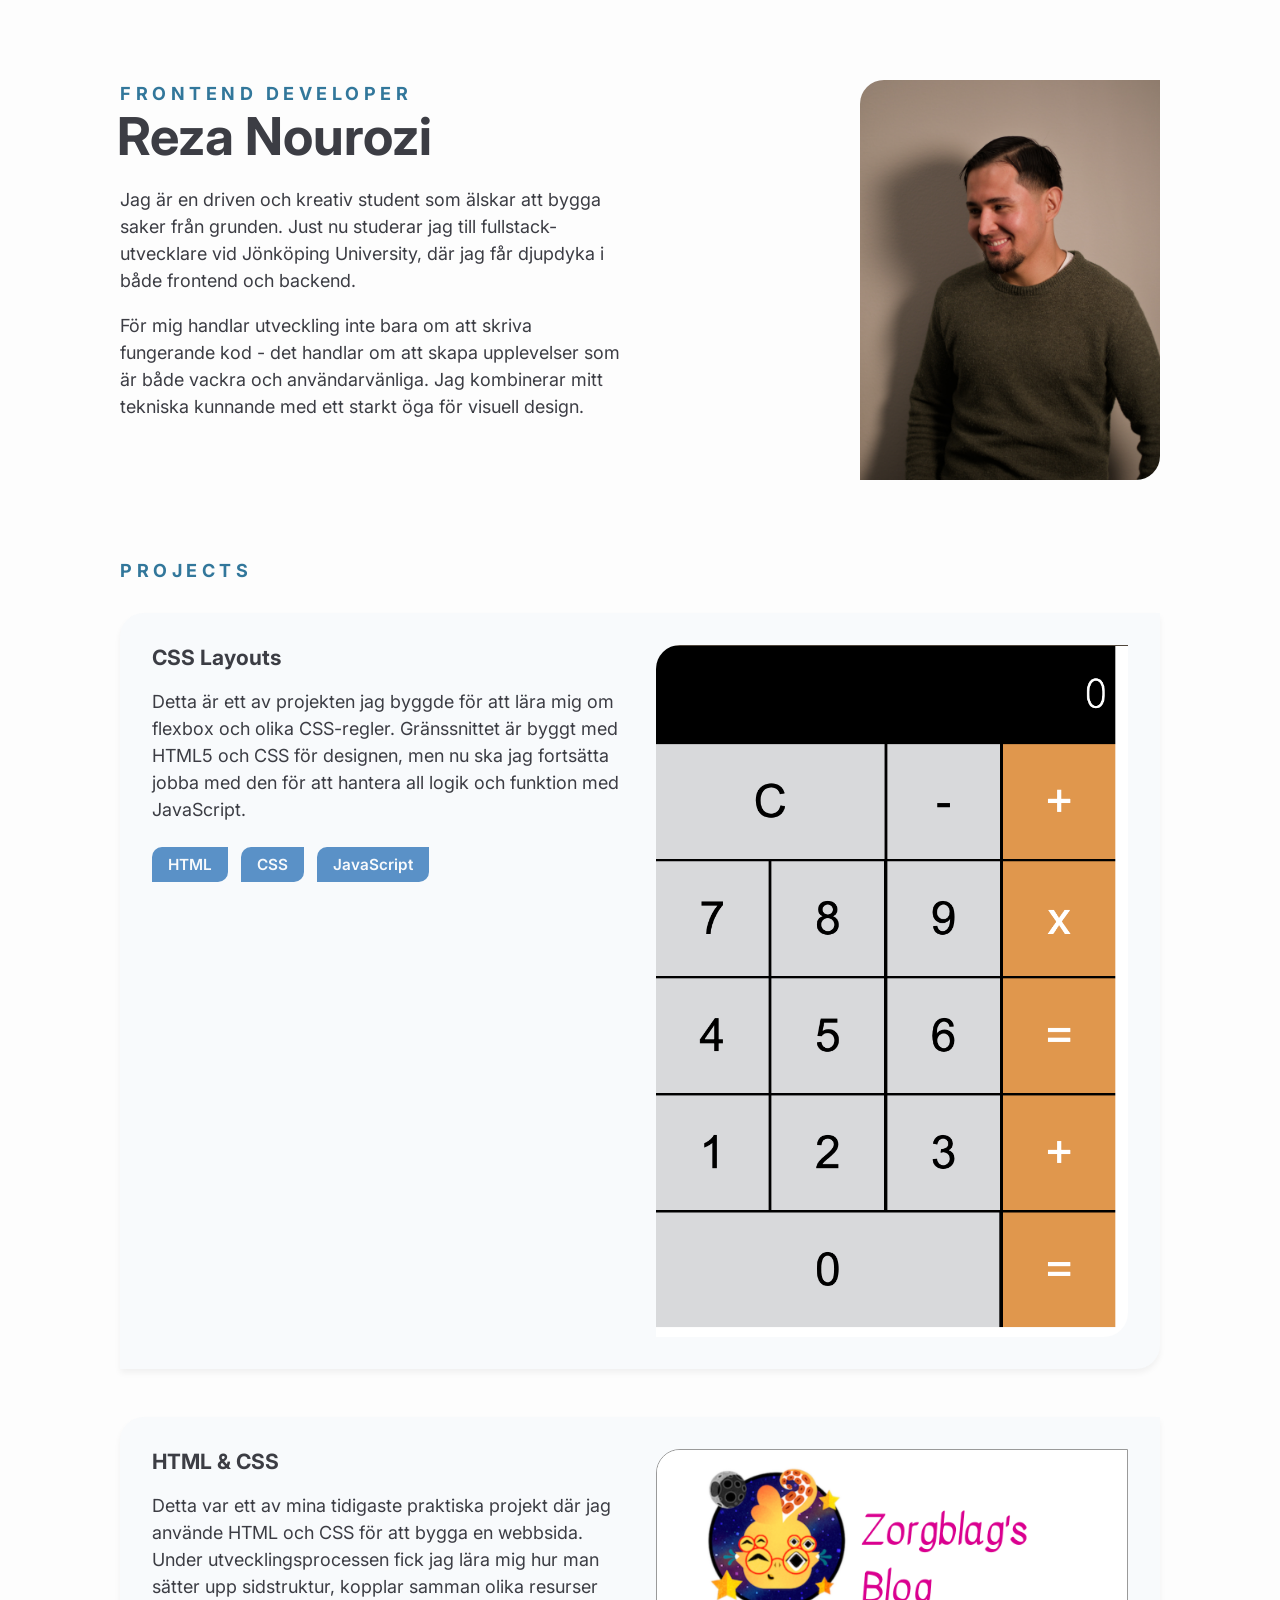
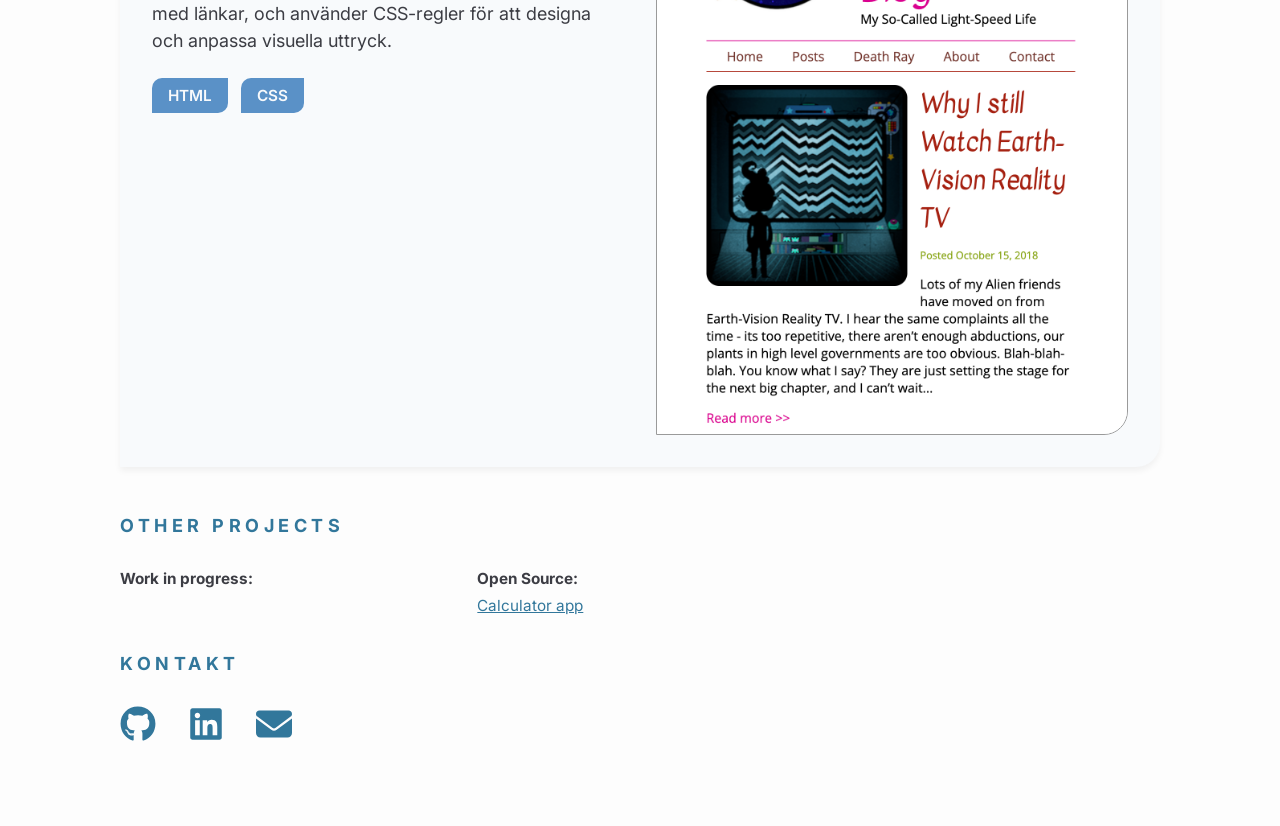
<file: index.html>
<!doctype html>
<html lang="sv">
  <head>
    <meta charset="UTF-8" />
    <meta name="viewport" content="width=device-width, initial-scale=1.0" />
    <title>Reza Nourozi's portfolio - .NET Developer</title>
    <link rel="preconnect" href="https://fonts.googleapis.com" />
    <link rel="preconnect" href="https://fonts.gstatic.com" crossorigin />
    <link
      href="https://fonts.googleapis.com/css2?family=Google+Sans+Flex:opsz,wght@6..144,1..1000&family=Inter:ital,opsz,wght@0,14..32,100..900;1,14..32,100..900&display=swap"
      rel="stylesheet"
    />
    <link rel="stylesheet" href="css-folder/style.css" />
  </head>
  <body>
    <div class="wrapper">
      <header class="hero">
        <div>
          <h2>Frontend Developer</h2>
          <h1>Reza Nourozi</h1>
          <p>
            Jag är en driven och kreativ student som älskar att bygga saker från
            grunden. Just nu studerar jag till fullstack-utvecklare vid
            Jönköping University, där jag får djupdyka i både frontend och
            backend.
          </p>
          <p>
            För mig handlar utveckling inte bara om att skriva fungerande kod -
            det handlar om att skapa upplevelser som är både vackra och
            användarvänliga. Jag kombinerar mitt tekniska kunnande med ett
            starkt öga för visuell design.
          </p>

          <ul class="icons">
            <li>
              <a
                href="https://github.com/ItsReza1"
                target="_blank"
                aria-label="Github"
              >
                <svg
                  xmlns="http://www.w3.org/2000/svg"
                  viewBox="0 0 496 512"
                  class="social"
                >
                  <title>Github</title>
                  <path d="..." />
                </svg>
              </a>
            </li>
            <li>
              <a
                href="https://www.linkedin.com/in/reza-nourozi/"
                target="_blank"
                aria-label="LinkedIn"
              >
                <svg
                  xmlns="http://www.w3.org/2000/svg"
                  viewBox="0 0 448 512"
                  class="social"
                >
                  <title>LinkedIn</title>
                  <path d="..." />
                </svg>
              </a>
            </li>
            <li>
              <a href="mailto:reza.nourozi680@gmail.com" aria-label="Email">
                <svg
                  xmlns="http://www.w3.org/2000/svg"
                  viewBox="0 0 512 512"
                  class="social"
                >
                  <title>Email</title>
                  <path d="..." />
                </svg>
              </a>
            </li>
          </ul>
        </div>

        <img
          src="img/01E8366C-0075-4A6D-82EA-A8F958153A7F_1_102_o.jpeg"
          alt="Porträtt av Reza Nourozi"
        />
      </header>

      <main>
        <h2>Projects</h2>

        <section class="projects">
          <article>
            <div>
              <h3>CSS Layouts</h3>
              <p>
                Detta är ett av projekten jag byggde för att lära mig om flexbox
                och olika CSS-regler. Gränssnittet är byggt med HTML5 och CSS
                för designen, men nu ska jag fortsätta jobba med den för att
                hantera all logik och funktion med JavaScript.
              </p>
              <ul class="tech-tags">
                <li>HTML</li>
                <li>CSS</li>
                <li>JavaScript</li>
              </ul>
            </div>
            <img src="img/calc.png" alt="Skärmavbild av miniräknare-app" />
          </article>

          <article>
            <div>
              <h3>HTML & CSS</h3>
              <p>
                Detta var ett av mina tidigaste praktiska projekt där jag
                använde HTML och CSS för att bygga en webbsida. Under
                utvecklingsprocessen fick jag lära mig hur man sätter upp
                sidstruktur, kopplar samman olika resurser med länkar, och
                använder CSS-regler för att designa och anpassa visuella
                uttryck.
              </p>
              <ul class="tech-tags">
                <li>HTML</li>
                <li>CSS</li>
              </ul>
            </div>
            <img
              src="img/exprojekt1.png"
              alt="Skärmavbild av enkelt webbprojekt"
              class="img-border"
            />
          </article>
        </section>
      </main>

      <footer>
        <h2>Other Projects</h2>
        <div class="footer-text">
          <div class="footer-text-box">
            <h3>Work in progress:</h3>
          </div>
          <div class="footer-text-box">
            <h3>Open Source:</h3>
            <ul>
              <li>
                <a href="https://github.com/ItsReza1/calculator" target="_blank"
                  >Calculator app</a
                >
              </li>
            </ul>
          </div>
        </div>

        <h2>Kontakt</h2>
        <ul class="icons">
          <li>
            <a href="https://github.com/ItsReza1" target="_blank"
              ><svg xmlns="http://www.w3.org/2000/svg" viewBox="0 0 496 512">
                <title>Github</title>
                <path
                  d="M165.9 397.4c0 2-2.3 3.6-5.2 3.6-3.3 .3-5.6-1.3-5.6-3.6 0-2 2.3-3.6 5.2-3.6 3-.3 5.6 1.3 5.6 3.6zm-31.1-4.5c-.7 2 1.3 4.3 4.3 4.9 2.6 1 5.6 0 6.2-2s-1.3-4.3-4.3-5.2c-2.6-.7-5.5 .3-6.2 2.3zm44.2-1.7c-2.9 .7-4.9 2.6-4.6 4.9 .3 2 2.9 3.3 5.9 2.6 2.9-.7 4.9-2.6 4.6-4.6-.3-1.9-3-3.2-5.9-2.9zM244.8 8C106.1 8 0 113.3 0 252c0 110.9 69.8 205.8 169.5 239.2 12.8 2.3 17.3-5.6 17.3-12.1 0-6.2-.3-40.4-.3-61.4 0 0-70 15-84.7-29.8 0 0-11.4-29.1-27.8-36.6 0 0-22.9-15.7 1.6-15.4 0 0 24.9 2 38.6 25.8 21.9 38.6 58.6 27.5 72.9 20.9 2.3-16 8.8-27.1 16-33.7-55.9-6.2-112.3-14.3-112.3-110.5 0-27.5 7.6-41.3 23.6-58.9-2.6-6.5-11.1-33.3 2.6-67.9 20.9-6.5 69 27 69 27 20-5.6 41.5-8.5 62.8-8.5s42.8 2.9 62.8 8.5c0 0 48.1-33.6 69-27 13.7 34.7 5.2 61.4 2.6 67.9 16 17.7 25.8 31.5 25.8 58.9 0 96.5-58.9 104.2-114.8 110.5 9.2 7.9 17 22.9 17 46.4 0 33.7-.3 75.4-.3 83.6 0 6.5 4.6 14.4 17.3 12.1C428.2 457.8 496 362.9 496 252 496 113.3 383.5 8 244.8 8zM97.2 352.9c-1.3 1-1 3.3 .7 5.2 1.6 1.6 3.9 2.3 5.2 1 1.3-1 1-3.3-.7-5.2-1.6-1.6-3.9-2.3-5.2-1zm-10.8-8.1c-.7 1.3 .3 2.9 2.3 3.9 1.6 1 3.6 .7 4.3-.7 .7-1.3-.3-2.9-2.3-3.9-2-.6-3.6-.3-4.3 .7zm32.4 35.6c-1.6 1.3-1 4.3 1.3 6.2 2.3 2.3 5.2 2.6 6.5 1 1.3-1.3 .7-4.3-1.3-6.2-2.2-2.3-5.2-2.6-6.5-1zm-11.4-14.7c-1.6 1-1.6 3.6 0 5.9 1.6 2.3 4.3 3.3 5.6 2.3 1.6-1.3 1.6-3.9 0-6.2-1.4-2.3-4-3.3-5.6-2z"
                  class="social"
                /></svg
            ></a>
          </li>
          <li>
            <a href="https://www.linkedin.com/in/reza-nourozi/" target="_blank"
              ><svg xmlns="http://www.w3.org/2000/svg" viewBox="0 0 448 512">
                <title>LinkedIn</title>
                <path
                  d="M416 32H31.9C14.3 32 0 46.5 0 64.3v383.4C0 465.5 14.3 480 31.9 480H416c17.6 0 32-14.5 32-32.3V64.3c0-17.8-14.4-32.3-32-32.3zM135.4 416H69V202.2h66.5V416zm-33.2-243c-21.3 0-38.5-17.3-38.5-38.5S80.9 96 102.2 96c21.2 0 38.5 17.3 38.5 38.5 0 21.3-17.2 38.5-38.5 38.5zm282.1 243h-66.4V312c0-24.8-.5-56.7-34.5-56.7-34.6 0-39.9 27-39.9 54.9V416h-66.4V202.2h63.7v29.2h.9c8.9-16.8 30.6-34.5 62.9-34.5 67.2 0 79.7 44.3 79.7 101.9V416z"
                  class="social"
                /></svg
            ></a>
          </li>
          <li>
            <a href="mailto:reza.nourozi680@gmail.com"
              ><svg xmlns="http://www.w3.org/2000/svg" viewBox="0 0 512 512">
                <title>Email</title>
                <path
                  d="M48 64C21.5 64 0 85.5 0 112c0 15.1 7.1 29.3 19.2 38.4L236.8 313.6c11.4 8.5 27 8.5 38.4 0L492.8 150.4c12.1-9.1 19.2-23.3 19.2-38.4c0-26.5-21.5-48-48-48L48 64zM0 176L0 384c0 35.3 28.7 64 64 64l384 0c35.3 0 64-28.7 64-64l0-208L294.4 339.2c-22.8 17.1-54 17.1-76.8 0L0 176z"
                  class="social"
                /></svg
            ></a>
          </li>
        </ul>
      </footer>
    </div>
  </body>
</html>
</file>
<file: css-folder/style.css>
@import url(normalize.css);
@import url(main.css);
@import url(responsive.css);
</file>
